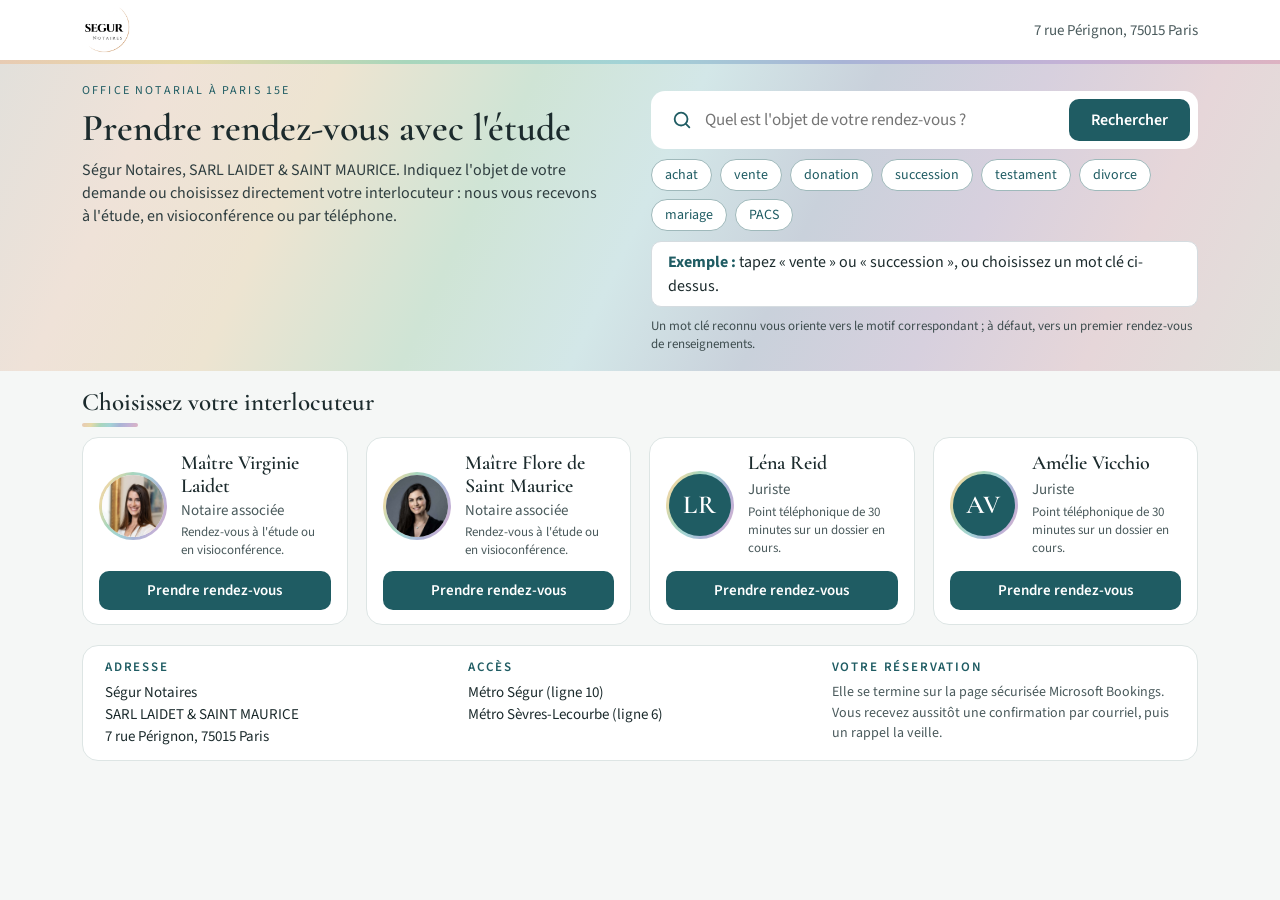
<file: index.html>
<!doctype html>
<html lang="fr">
<head>
<meta charset="utf-8">
<meta name="viewport" content="width=device-width, initial-scale=1">
<title>Ségur Notaires : prendre rendez-vous</title>
<meta name="description" content="Ségur Notaires : prendre rendez-vous avec l'étude, SARL LAIDET &amp; SAINT MAURICE, 7 rue Pérignon, 75015 Paris.">
<link rel="icon" type="image/png" href="img/logo-segur-notaires.png">
<link rel="preconnect" href="https://fonts.googleapis.com">
<link rel="preconnect" href="https://fonts.gstatic.com" crossorigin>
<link href="https://fonts.googleapis.com/css2?family=Cormorant+Garamond:wght@500;600&amp;family=Source+Sans+3:wght@400;600&amp;display=swap" rel="stylesheet">
<link rel="stylesheet" href="style.css">
<script src="recherche.js" defer></script>
</head>
<body>
<header class="top">
  <div class="wrap">
    <img src="img/logo-segur-notaires.png" alt="Ségur Notaires">
    <div class="adr">7 rue Pérignon, 75015 Paris</div>
  </div>
</header>

<main>
  <section class="hero">
    <div class="wrap" data-recherche="etude">
      <div class="surtitre">Office notarial à Paris 15e</div>
      <h1>Prendre rendez-vous avec l'étude</h1>
      <p class="intro">Ségur Notaires, SARL LAIDET &amp; SAINT MAURICE. Indiquez l'objet de votre demande ou choisissez directement votre interlocuteur : nous vous recevons à l'étude, en visioconférence ou par téléphone.</p>
      <form class="recherche" role="search">
        <svg width="22" height="22" viewBox="0 0 24 24" fill="none" stroke="#1F5C63" stroke-width="2" stroke-linecap="round" aria-hidden="true"><circle cx="11" cy="11" r="7"></circle><path d="M20 20l-3.5-3.5"></path></svg>
        <label for="q" class="sr">Objet du rendez-vous</label>
        <input id="q" type="search" placeholder="Quel est l'objet de votre rendez-vous ?" autocomplete="off">
        <button type="submit" class="btn" style="border:0;font-family:inherit;font-size:16px;padding:10px 22px;cursor:pointer">Rechercher</button>
      </form>
      <div class="puces"></div>
      <div class="resultat"><div><strong>Exemple :</strong> <span>tapez « vente » ou « succession », ou choisissez un mot clé ci-dessus.</span></div><a class="btn" href="flore.html" hidden>Voir ce motif</a></div>
      <p class="note">Un mot clé reconnu vous oriente vers le motif correspondant ; à défaut, vers un premier rendez-vous de renseignements.</p>
    </div>
  </section>

  <section class="wrap equipe">
    <div class="titre"><h2>Choisissez votre interlocuteur</h2><div class="filet"></div></div>
    <div class="cartes">
      <div class="carte">
        <img class="portrait" src="img/virginie-laidet.jpg" alt="Maître Virginie Laidet">
        <div class="nom">Maître Virginie Laidet</div>
        <div class="qualite">Notaire associée</div>
        <div class="ligne">Rendez-vous à l'étude ou en visioconférence.</div>
        <a class="btn" href="https://bookings.cloud.microsoft/book/MatreVirginieLaidet@75345.notaires.fr/" target="_blank" rel="noopener">Prendre rendez-vous</a>
      </div>
      <div class="carte">
        <img class="portrait" src="img/flore-de-saint-maurice.jpg" alt="Maître Flore de Saint Maurice">
        <div class="nom">Maître Flore de Saint Maurice</div>
        <div class="qualite">Notaire associée</div>
        <div class="ligne">Rendez-vous à l'étude ou en visioconférence.</div>
        <a class="btn" href="flore.html">Prendre rendez-vous</a>
      </div>
      <div class="carte">
        <div class="initiales" aria-hidden="true">LR</div>
        <div class="nom">Léna Reid</div>
        <div class="qualite">Juriste</div>
        <div class="ligne">Point téléphonique de 30 minutes sur un dossier en cours.</div>
        <a class="btn" href="https://bookings.cloud.microsoft/book/LenaReid@75345.notaires.fr/" target="_blank" rel="noopener">Prendre rendez-vous</a>
      </div>
      <div class="carte">
        <div class="initiales" aria-hidden="true">AV</div>
        <div class="nom">Amélie Vicchio</div>
        <div class="qualite">Juriste</div>
        <div class="ligne">Point téléphonique de 30 minutes sur un dossier en cours.</div>
        <a class="btn" href="https://bookings.cloud.microsoft/book/AmelieVicchio@75345.notaires.fr/" target="_blank" rel="noopener">Prendre rendez-vous</a>
      </div>
    </div>
  </section>

  <section class="wrap infos">
    <div class="boite">
      <div><div class="lab">Adresse</div><div class="val">Ségur Notaires<br>SARL LAIDET &amp; SAINT MAURICE<br>7 rue Pérignon, 75015 Paris</div></div>
      <div><div class="lab">Accès</div><div class="val">Métro Ségur (ligne 10)<br>Métro Sèvres-Lecourbe (ligne 6)</div></div>
      <div><div class="lab">Votre réservation</div><div class="val petit">Elle se termine sur la page sécurisée Microsoft Bookings. Vous recevez aussitôt une confirmation par courriel, puis un rappel la veille.</div></div>
    </div>
  </section>
</main>
</body>
</html>
</file>
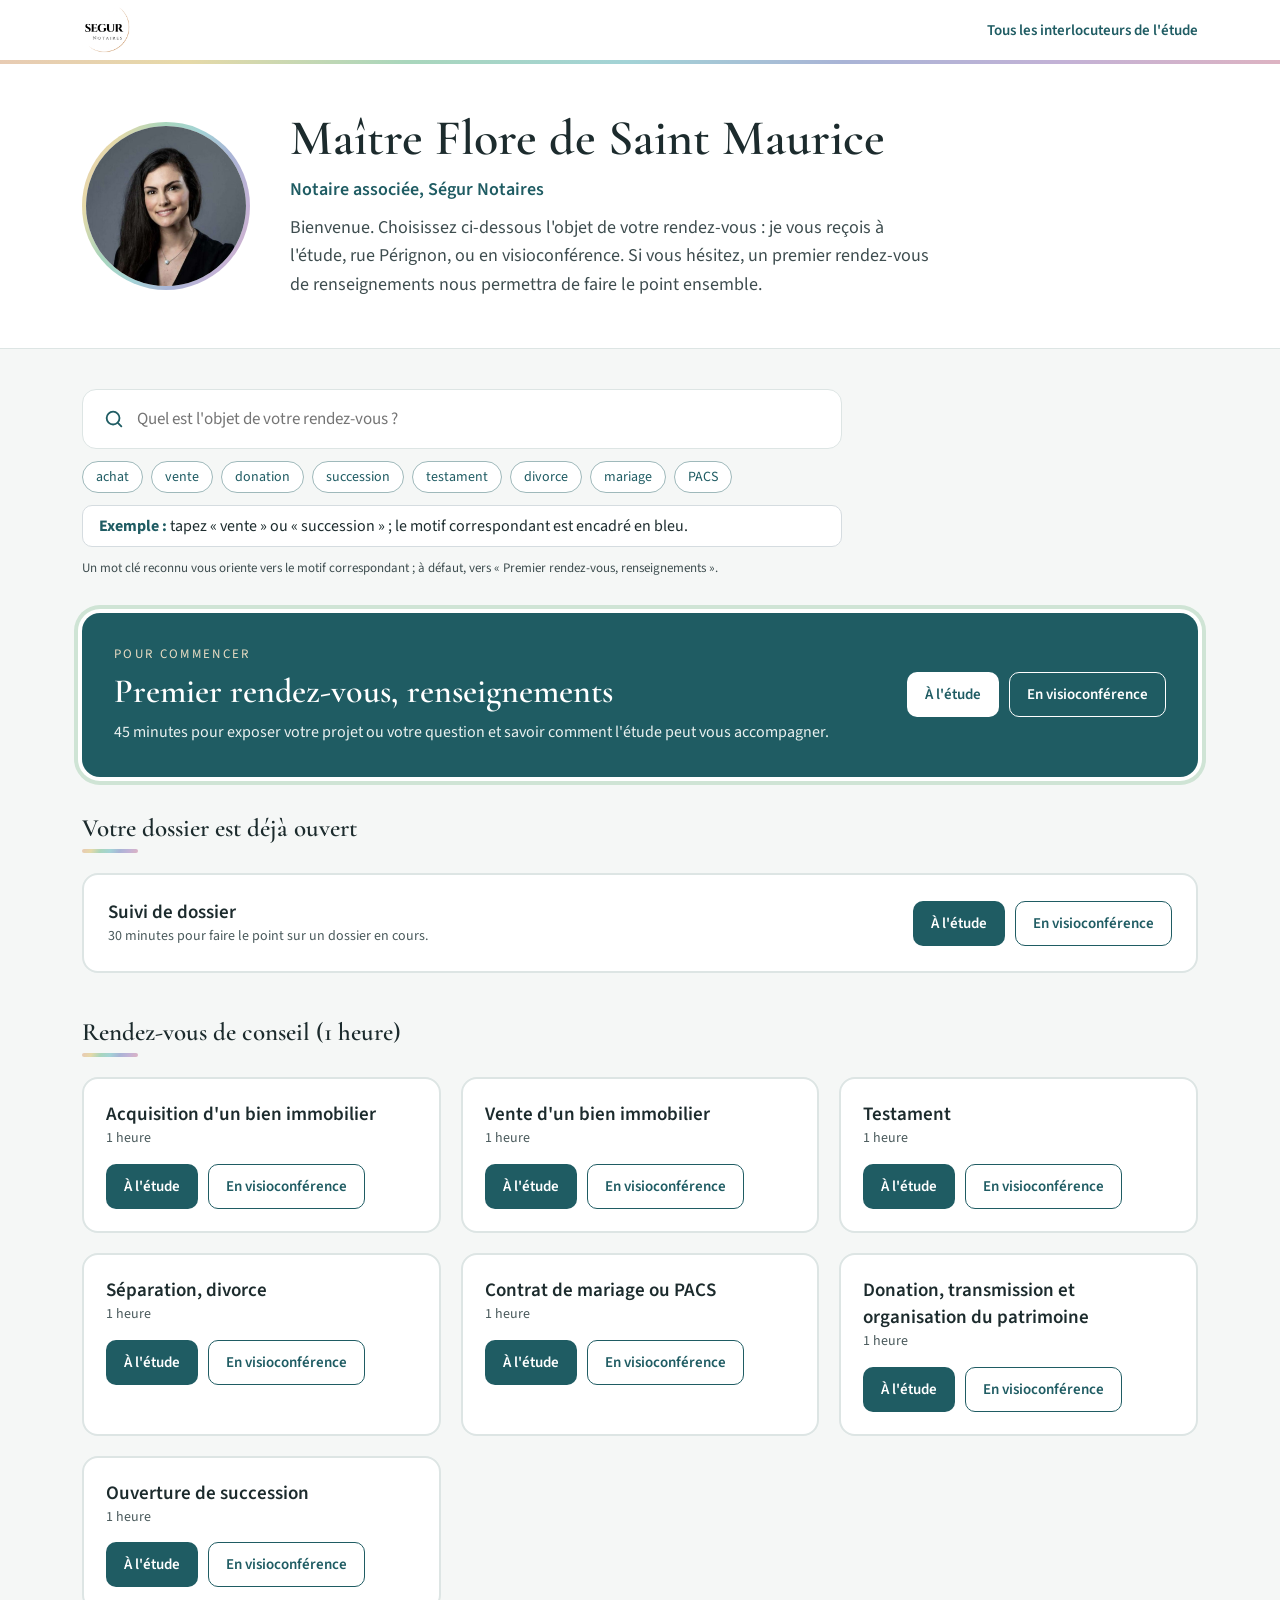
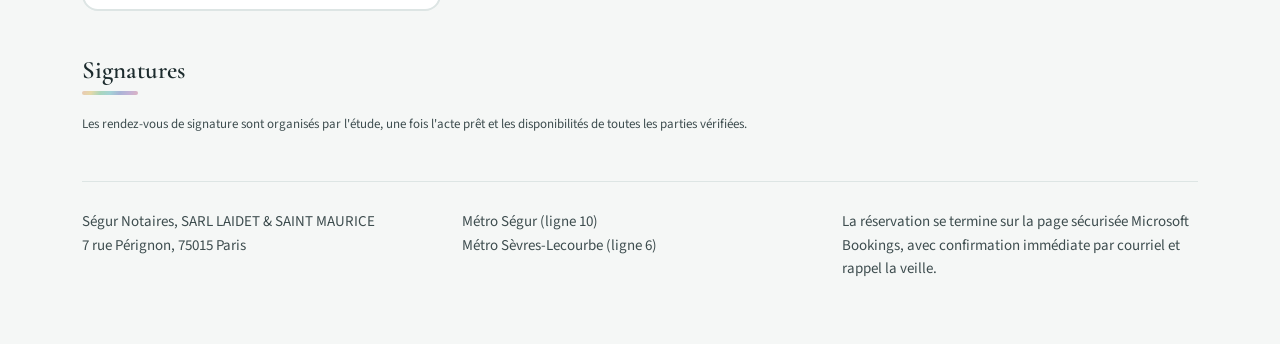
<file: flore.html>
<!doctype html>
<html lang="fr">
<head>
<meta charset="utf-8">
<meta name="viewport" content="width=device-width, initial-scale=1">
<title>Maître Flore de Saint Maurice : prendre rendez-vous</title>
<meta name="description" content="Ségur Notaires : prendre rendez-vous avec Maître Flore de Saint Maurice, notaire associée, à l'étude ou en visioconférence.">
<link rel="icon" type="image/png" href="img/logo-segur-notaires.png">
<link rel="preconnect" href="https://fonts.googleapis.com">
<link rel="preconnect" href="https://fonts.gstatic.com" crossorigin>
<link href="https://fonts.googleapis.com/css2?family=Cormorant+Garamond:wght@500;600&amp;family=Source+Sans+3:wght@400;600&amp;display=swap" rel="stylesheet">
<link rel="stylesheet" href="style.css">
<script src="recherche.js" defer></script>
</head>
<body>
<header class="top">
  <div class="wrap">
    <a href="index.html"><img src="img/logo-segur-notaires.png" alt="Ségur Notaires"></a>
    <a class="lien" href="index.html">Tous les interlocuteurs de l'étude</a>
  </div>
</header>

<main>
  <section class="profil">
    <div class="wrap">
      <img class="portrait" src="img/flore-de-saint-maurice.jpg" alt="Maître Flore de Saint Maurice">
      <div class="txt">
        <h1>Maître Flore de Saint Maurice</h1>
        <div class="qual">Notaire associée, Ségur Notaires</div>
        <p>Bienvenue. Choisissez ci-dessous l'objet de votre rendez-vous : je vous reçois à l'étude, rue Pérignon, ou en visioconférence. Si vous hésitez, un premier rendez-vous de renseignements nous permettra de faire le point ensemble.</p>
      </div>
    </div>
  </section>

  <section class="wrap bloc rech" data-recherche="flore" data-bookings="https://bookings.cloud.microsoft/book/FloredeSaintMaurice@75345.notaires.fr/">
    <form class="recherche" role="search">
      <svg width="22" height="22" viewBox="0 0 24 24" fill="none" stroke="#1F5C63" stroke-width="2" stroke-linecap="round" aria-hidden="true"><circle cx="11" cy="11" r="7"></circle><path d="M20 20l-3.5-3.5"></path></svg>
      <label for="qf" class="sr">Objet du rendez-vous</label>
      <input id="qf" type="search" placeholder="Quel est l'objet de votre rendez-vous ?" autocomplete="off">
    </form>
    <div class="puces"></div>
    <div class="resultat"><div><strong>Exemple :</strong> <span>tapez « vente » ou « succession » ; le motif correspondant est encadré en bleu.</span></div><a class="btn" href="https://bookings.cloud.microsoft/book/FloredeSaintMaurice@75345.notaires.fr/" target="_blank" rel="noopener" hidden>Réserver ce rendez-vous</a></div>
    <p class="note">Un mot clé reconnu vous oriente vers le motif correspondant ; à défaut, vers « Premier rendez-vous, renseignements ».</p>
  </section>

  <section class="wrap">
    <div class="vedette motif-v" id="renseignements">
      <div class="g">
        <div class="surtitre">Pour commencer</div>
        <div class="t">Premier rendez-vous, renseignements</div>
        <div class="d">45 minutes pour exposer votre projet ou votre question et savoir comment l'étude peut vous accompagner.</div>
      </div>
      <div class="actions">
        <a class="btn blanc" href="https://bookings.cloud.microsoft/book/FloredeSaintMaurice@75345.notaires.fr/" target="_blank" rel="noopener">À l'étude</a>
        <a class="btn blanc-contour" href="https://bookings.cloud.microsoft/book/FloredeSaintMaurice@75345.notaires.fr/" target="_blank" rel="noopener">En visioconférence</a>
      </div>
    </div>
  </section>

  <section class="wrap bloc">
    <div class="titre"><h2>Votre dossier est déjà ouvert</h2><div class="filet"></div></div>
    <div class="motif large" id="suivi">
      <div><div class="n">Suivi de dossier</div><div class="s">30 minutes pour faire le point sur un dossier en cours.</div></div>
      <div class="actions">
        <a class="btn" href="https://bookings.cloud.microsoft/book/FloredeSaintMaurice@75345.notaires.fr/" target="_blank" rel="noopener">À l'étude</a>
        <a class="btn contour" href="https://bookings.cloud.microsoft/book/FloredeSaintMaurice@75345.notaires.fr/" target="_blank" rel="noopener">En visioconférence</a>
      </div>
    </div>
  </section>

  <section class="wrap bloc">
    <div class="titre"><h2>Rendez-vous de conseil (1 heure)</h2><div class="filet"></div></div>
    <div class="grille">
      <div class="motif" id="acquisition"><div><div class="n">Acquisition d'un bien immobilier</div><div class="s">1 heure</div></div><div class="actions"><a class="btn" href="https://bookings.cloud.microsoft/book/FloredeSaintMaurice@75345.notaires.fr/" target="_blank" rel="noopener">À l'étude</a><a class="btn contour" href="https://bookings.cloud.microsoft/book/FloredeSaintMaurice@75345.notaires.fr/" target="_blank" rel="noopener">En visioconférence</a></div></div>
      <div class="motif" id="vente"><div><div class="n">Vente d'un bien immobilier</div><div class="s">1 heure</div></div><div class="actions"><a class="btn" href="https://bookings.cloud.microsoft/book/FloredeSaintMaurice@75345.notaires.fr/" target="_blank" rel="noopener">À l'étude</a><a class="btn contour" href="https://bookings.cloud.microsoft/book/FloredeSaintMaurice@75345.notaires.fr/" target="_blank" rel="noopener">En visioconférence</a></div></div>
      <div class="motif" id="testament"><div><div class="n">Testament</div><div class="s">1 heure</div></div><div class="actions"><a class="btn" href="https://bookings.cloud.microsoft/book/FloredeSaintMaurice@75345.notaires.fr/" target="_blank" rel="noopener">À l'étude</a><a class="btn contour" href="https://bookings.cloud.microsoft/book/FloredeSaintMaurice@75345.notaires.fr/" target="_blank" rel="noopener">En visioconférence</a></div></div>
      <div class="motif" id="divorce"><div><div class="n">Séparation, divorce</div><div class="s">1 heure</div></div><div class="actions"><a class="btn" href="https://bookings.cloud.microsoft/book/FloredeSaintMaurice@75345.notaires.fr/" target="_blank" rel="noopener">À l'étude</a><a class="btn contour" href="https://bookings.cloud.microsoft/book/FloredeSaintMaurice@75345.notaires.fr/" target="_blank" rel="noopener">En visioconférence</a></div></div>
      <div class="motif" id="mariage"><div><div class="n">Contrat de mariage ou PACS</div><div class="s">1 heure</div></div><div class="actions"><a class="btn" href="https://bookings.cloud.microsoft/book/FloredeSaintMaurice@75345.notaires.fr/" target="_blank" rel="noopener">À l'étude</a><a class="btn contour" href="https://bookings.cloud.microsoft/book/FloredeSaintMaurice@75345.notaires.fr/" target="_blank" rel="noopener">En visioconférence</a></div></div>
      <div class="motif" id="donation"><div><div class="n">Donation, transmission et organisation du patrimoine</div><div class="s">1 heure</div></div><div class="actions"><a class="btn" href="https://bookings.cloud.microsoft/book/FloredeSaintMaurice@75345.notaires.fr/" target="_blank" rel="noopener">À l'étude</a><a class="btn contour" href="https://bookings.cloud.microsoft/book/FloredeSaintMaurice@75345.notaires.fr/" target="_blank" rel="noopener">En visioconférence</a></div></div>
      <div class="motif" id="succession"><div><div class="n">Ouverture de succession</div><div class="s">1 heure</div></div><div class="actions"><a class="btn" href="https://bookings.cloud.microsoft/book/FloredeSaintMaurice@75345.notaires.fr/" target="_blank" rel="noopener">À l'étude</a><a class="btn contour" href="https://bookings.cloud.microsoft/book/FloredeSaintMaurice@75345.notaires.fr/" target="_blank" rel="noopener">En visioconférence</a></div></div>
    </div>
  </section>

  <section class="wrap bloc">
    <div class="titre"><h2>Signatures</h2><div class="filet"></div></div>
    <p class="note" id="signature">Les rendez-vous de signature sont organisés par l'étude, une fois l'acte prêt et les disponibilités de toutes les parties vérifiées.</p>
  </section>
</main>

<footer class="wrap pied">
  <div class="g">
    <div>Ségur Notaires, SARL LAIDET &amp; SAINT MAURICE<br>7 rue Pérignon, 75015 Paris</div>
    <div>Métro Ségur (ligne 10)<br>Métro Sèvres-Lecourbe (ligne 6)</div>
    <div>La réservation se termine sur la page sécurisée Microsoft Bookings, avec confirmation immédiate par courriel et rappel la veille.</div>
  </div>
</footer>
</body>
</html>
</file>
<file: style.css>
:root{
  --petrole:#1F5C63;--petrole-fonce:#164448;--encre:#1C2B2D;--gris:#4A5A5C;--gris2:#3E4D4F;
  --fond:#F5F7F6;--trait:#DDE5E4;
  --irise-pale:linear-gradient(115deg,#E2E0DB 0%,#EFE2D8 12%,#EDE4D1 24%,#CFE4D5 38%,#D3E7E8 50%,#C9D1DB 62%,#D7D0DE 74%,#E6D6D9 86%,#E2E0DB 100%);
  --irise:linear-gradient(115deg,#E8C9B5,#E6D9A8,#A9D6BC,#A3D3D6,#A9B4D6,#C3B2D6,#DDB3C2);
  --serif:'Cormorant Garamond',Georgia,serif;--sans:'Source Sans 3','Segoe UI',sans-serif;
}
*{box-sizing:border-box}
body{margin:0;background:var(--fond);font-family:var(--sans);color:var(--encre)}
a{color:var(--petrole)}a:hover{color:var(--petrole-fonce)}
a.btn:hover,a.lien:hover{box-shadow:0 0 0 3px #FFFFFF,0 0 0 6px #C3B2D6}
.sr{position:absolute;left:-9999px}
.wrap{max-width:1180px;margin:0 auto;padding-left:32px;padding-right:32px}
header.top{background:#FFFFFF;border-bottom:4px solid transparent;border-image:var(--irise) 1}
header.top .wrap{padding-top:6px;padding-bottom:6px;display:flex;flex-wrap:wrap;align-items:center;justify-content:space-between;gap:12px}
header.top img{height:48px;width:auto;display:block}
header.top .adr{font-size:15px;color:var(--gris)}
header.top a.lien{font-size:15px;font-weight:600;text-decoration:none}
h1,h2{font-family:var(--serif);font-weight:600;margin:0}
.filet{width:56px;height:4px;border-radius:2px;background:var(--irise)}
.titre{display:flex;flex-direction:column;gap:6px}
.titre h2{font-size:28px}
.btn{display:inline-block;text-align:center;text-decoration:none;font-weight:600;font-size:15px;padding:12px 18px;border-radius:10px;background:var(--petrole);color:#FFFFFF}
.btn:hover{color:#FFFFFF}
.btn.contour{background:transparent;color:var(--petrole);border:1px solid var(--petrole);padding:11px 17px}
.btn.blanc{background:#FFFFFF;color:var(--petrole)}
.btn.blanc-contour{background:transparent;color:#FFFFFF;border:1px solid #FFFFFF;padding:11px 17px}
/* recherche */
.recherche{background:#FFFFFF;border:1px solid var(--trait);border-radius:14px;padding:8px 8px 8px 20px;display:flex;align-items:center;gap:12px;max-width:760px}
.recherche input{flex:1;min-width:0;border:0;outline:none;font-family:inherit;font-size:17px;color:var(--encre);padding:9px 0;background:transparent}
.puces{display:flex;flex-wrap:wrap;gap:8px;max-width:760px}
.puces button{font-family:inherit;font-size:14px;color:var(--petrole);background:#FFFFFF;border:1px solid #9FB9BB;border-radius:999px;padding:5px 13px;min-height:32px;cursor:pointer}
.puces button:hover{background:var(--irise-pale)}
.resultat{background:#FFFFFF;border:1px solid #D5DCE0;border-radius:10px;padding:8px 16px;max-width:760px;font-size:16px;line-height:1.5;display:flex;flex-wrap:wrap;align-items:center;justify-content:space-between;gap:12px}
.resultat strong{color:var(--petrole)}
.resultat .btn[hidden]{display:none}
.note{margin:0;font-size:13px;color:var(--gris2);max-width:760px}
/* accueil */
.hero{background:var(--irise-pale)}
.hero .wrap{padding-top:22px;padding-bottom:24px;display:flex;flex-direction:column;gap:10px}
.surtitre{font-size:12px;letter-spacing:.18em;text-transform:uppercase;color:var(--petrole)}
.hero h1{font-size:40px;line-height:1.05}
.hero p.intro{margin:0;font-size:17px;line-height:1.45;max-width:760px;color:#2E3D3F}
.hero .recherche{border:0;margin-top:4px}
.equipe{padding-top:22px;padding-bottom:12px;display:flex;flex-direction:column;gap:14px}
.cartes{display:grid;grid-template-columns:repeat(auto-fit,minmax(220px,1fr));gap:18px}
.carte{background:#FFFFFF;border:1px solid var(--trait);border-radius:16px;padding:16px 18px;display:flex;flex-direction:column;align-items:center;gap:6px;text-align:center}
.portrait,.initiales{width:80px;height:80px;border-radius:50%;border:3px solid transparent}
.portrait{object-fit:cover;background:linear-gradient(#FFFFFF,#FFFFFF) padding-box,var(--irise) border-box}
.initiales{background:linear-gradient(var(--petrole),var(--petrole)) padding-box,var(--irise) border-box;display:flex;align-items:center;justify-content:center;font-family:var(--serif);font-weight:600;font-size:30px;letter-spacing:.04em;color:#FFFFFF}
.carte .nom{font-family:var(--serif);font-weight:600;font-size:21px;line-height:1.15}
.carte .qualite{font-size:15px;color:var(--gris)}
.carte .ligne{font-size:14px;line-height:1.4;color:var(--gris);min-height:40px}
.carte .btn{margin-top:auto;width:100%;font-size:15px;padding:10px 14px}
.infos{padding-top:12px;padding-bottom:28px}
.infos .boite{background:#FFFFFF;border:1px solid var(--trait);border-radius:16px;padding:16px 24px;display:grid;grid-template-columns:repeat(auto-fit,minmax(260px,1fr));gap:20px}
.infos .lab{font-size:13px;letter-spacing:.14em;text-transform:uppercase;color:var(--petrole);font-weight:600;margin-bottom:6px}
.infos .val{font-size:15px;line-height:1.45}
.infos .val.petit{font-size:14px;color:var(--gris)}
/* page de Flore */
.profil{background:#FFFFFF;border-bottom:1px solid var(--trait)}
.profil .wrap{padding-top:48px;padding-bottom:48px;display:flex;flex-wrap:wrap;align-items:center;gap:40px}
.profil .portrait{width:168px;height:168px;border-width:4px;flex:none}
.profil .txt{flex:1 1 520px;min-width:0;display:flex;flex-direction:column;gap:12px}
.profil h1{font-size:50px;line-height:1.05}
.profil .qual{font-size:18px;color:var(--petrole);font-weight:600}
.profil p{margin:0;font-size:18px;line-height:1.6;color:var(--gris2);max-width:640px}
.bloc{padding-top:36px;padding-bottom:8px;display:flex;flex-direction:column;gap:20px}
.bloc.rech{padding-top:40px;gap:12px}
.vedette{background:var(--petrole);color:#FFFFFF;border-radius:18px;box-shadow:0 0 0 4px #FFFFFF,0 0 0 8px #CFE4D5;padding:32px;display:flex;flex-wrap:wrap;align-items:center;justify-content:space-between;gap:24px;margin-top:28px}
.vedette .surtitre{color:#E9DCC3;font-size:13px}
.vedette .t{font-family:var(--serif);font-weight:600;font-size:34px}
.vedette .d{font-size:16px;line-height:1.55;color:#EAF1F0}
.vedette .g{flex:1 1 480px;display:flex;flex-direction:column;gap:8px}
.actions{display:flex;flex-wrap:wrap;gap:10px}
.motif{background:#FFFFFF;border:2px solid var(--trait);border-radius:16px;padding:22px;display:flex;flex-direction:column;gap:14px}
.motif.large{flex-direction:row;flex-wrap:wrap;align-items:center;justify-content:space-between;gap:16px;padding:24px}
.motif.vu{border-color:var(--petrole)}
.motif .n{font-weight:600;font-size:19px}
.motif .s{font-size:14px;color:var(--gris);line-height:1.55}
.grille{display:grid;grid-template-columns:repeat(auto-fit,minmax(320px,1fr));gap:20px}
footer.pied{padding-top:40px;padding-bottom:64px}
footer.pied .g{border-top:1px solid var(--trait);padding-top:28px;display:grid;grid-template-columns:repeat(auto-fit,minmax(260px,1fr));gap:24px;font-size:15px;line-height:1.55;color:var(--gris2)}
/* grand écran : titre à gauche, recherche à droite, pour tenir sur un écran */
@media (min-width:1100px){
  .hero .wrap{display:grid;grid-template-columns:minmax(0,1fr) minmax(0,1.05fr);column-gap:48px;row-gap:10px;align-content:center}
  .hero .wrap > *{grid-column:1}
  .hero .wrap > .recherche,.hero .wrap > .puces,.hero .wrap > .resultat,.hero .wrap > .note{grid-column:2}
  .hero .wrap > .surtitre{grid-row:1}
  .hero .wrap > h1{grid-row:2}
  .hero .wrap > p.intro{grid-row:3 / span 2;align-self:start}
  .hero .wrap > .recherche{grid-row:1 / span 2;align-self:end;margin-top:0}
  .hero .wrap > .puces{grid-row:3}
  .hero .wrap > .resultat{grid-row:4}
  .hero .wrap > .note{grid-row:5}
  .hero h1{font-size:38px}
  .hero p.intro{font-size:16px}
  .hero .wrap{padding-top:18px;padding-bottom:18px}
  .equipe{padding-top:16px;gap:10px}
  .titre h2{font-size:25px}
  .carte{display:grid;grid-template-columns:68px minmax(0,1fr);column-gap:14px;row-gap:2px;align-items:center;text-align:left;padding:14px 16px}
  .carte .portrait,.carte .initiales{grid-column:1;grid-row:1 / span 3;width:68px;height:68px;font-size:26px}
  .carte .nom,.carte .qualite,.carte .ligne{grid-column:2}
  .carte .nom{font-size:20px}
  .carte .ligne{min-height:0;font-size:13px}
  .carte .btn{grid-column:1 / -1;margin-top:10px;padding:9px 14px}
  .infos{padding-top:8px;padding-bottom:20px}
  .infos .boite{padding:12px 22px}
}
/* téléphone */
@media (max-width:640px){
  .wrap{padding-left:20px;padding-right:20px}
  header.top img{height:48px}
  header.top .adr{font-size:13px;text-align:right}
  .hero .wrap{padding-top:36px;padding-bottom:32px;gap:16px}
  .hero h1{font-size:36px;line-height:1.08}
  .hero p.intro{font-size:16px}
  .recherche{padding:4px 6px 4px 14px}
  .recherche input{font-size:16px}
  .titre h2{font-size:28px}
  .equipe{padding-top:32px}
  .cartes{grid-template-columns:1fr;gap:18px}
  .infos .boite{padding:22px}
  .profil .wrap{flex-direction:column;text-align:center;gap:16px;padding-top:28px;padding-bottom:28px}
  .profil .portrait{width:120px;height:120px}
  .profil .txt{flex:none;align-items:center}
  .profil h1{font-size:34px}
  .profil p{font-size:16px}
  .vedette{padding:22px;flex-direction:column;align-items:stretch}
  .vedette .g{flex:none}
  .vedette .t{font-size:27px}
  .vedette .actions .btn{flex:1}
  .grille{grid-template-columns:1fr}
  .motif .actions .btn{flex:1}
  .actions{flex-wrap:nowrap;gap:8px}
  .actions .btn{font-size:14px;padding:12px 6px;white-space:nowrap}
  .actions .btn.contour,.actions .btn.blanc-contour{padding:11px 5px}
  .motif.large{flex-direction:column;align-items:stretch}
  .motif.large > div{flex:none !important}
  .recherche{flex-wrap:wrap}
  .recherche input{flex:1 1 200px}
  .recherche button{flex:1 1 100%;margin:0 0 4px;padding:12px 14px !important;font-size:15px !important}
  header.top a.lien{font-size:14px}
}
</file>
